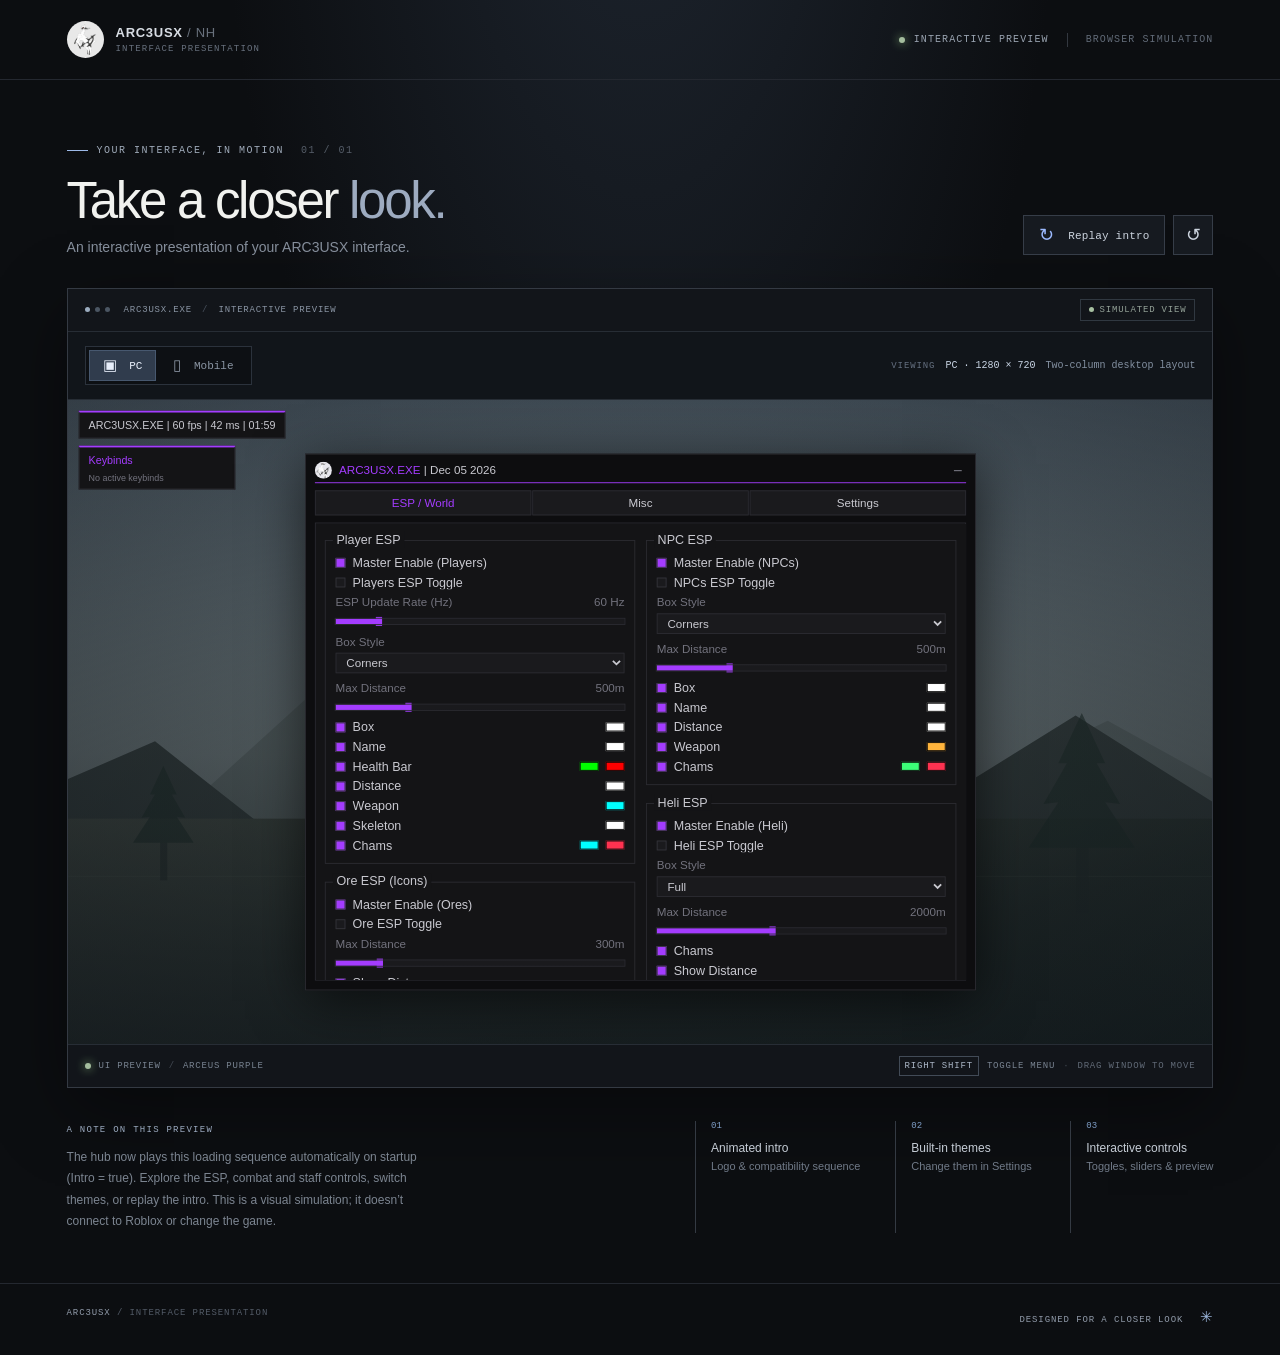
<file: preview/index.html>
<!doctype html>
<html lang="en">
<head>
  <meta charset="UTF-8">
  <meta name="viewport" content="width=device-width, initial-scale=1.0">
  <title>ARC3USX — Interactive UI preview</title>
  <link rel="stylesheet" href="style.css">
</head>
<body>
  <div class="app-shell">
    <header class="topbar">
      <div class="brand"><div class="brand-mark"><img src="assets/logo.png" alt=""></div><div><span class="brand-name">ARC3USX<span class="brand-dim"> / NH</span></span><span class="brand-sub">INTERFACE PRESENTATION</span></div></div>
      <div class="top-right"><span class="live-dot"></span><span>INTERACTIVE PREVIEW</span><span class="top-divider"></span><span class="desktop-label">BROWSER SIMULATION</span></div>
    </header>

    <main>
      <section class="heading">
        <div><div class="eyebrow"><span class="eyebrow-line"></span> YOUR INTERFACE, IN MOTION <span class="index">01 / 01</span></div><h1>Take a closer <span>look.</span></h1><p>An interactive presentation of your ARC3USX interface.</p></div>
        <div class="heading-actions"><button id="replay" class="outline-button"><span class="replay-icon">↻</span> Replay intro</button><button id="reset" class="icon-button" title="Reset preview" aria-label="Reset preview">↺</button></div>
      </section>

      <section class="showcase" aria-label="Interactive visual simulation">
        <div class="showcase-top"><div class="window-dots"><i></i><i></i><i></i></div><span>ARC3USX.EXE <span class="slash">/</span> INTERACTIVE PREVIEW</span><div class="showcase-badge"><span></span> SIMULATED VIEW</div></div>
        <div class="device-toolbar" aria-label="Choose device preview">
          <div class="device-switch" role="group" aria-label="Device">
            <button class="device-choice active" data-device="pc" aria-pressed="true"><span aria-hidden="true">▣</span> PC</button>
            <button class="device-choice" data-device="landscape" aria-pressed="false"><span aria-hidden="true">▯</span> Mobile</button>
          </div>
          <div class="device-detail"><span class="device-detail-label">VIEWING</span><strong id="device-label">PC · 1280 × 720</strong><span id="device-description">Two-column desktop layout</span></div>
        </div>
        <div class="stage-area" id="stage-area"><div class="device-shell" id="device-shell"><div class="stage" id="stage">
          <div class="landscape" aria-hidden="true"><div class="sky"></div><div class="mountain mountain-back"></div><div class="mountain mountain-mid"></div><div class="ground"></div><div class="horizon"></div><div class="tree tree-one"></div><div class="tree tree-two"></div><div class="tree tree-three"></div><div class="vignette"></div><div class="crosshair"><i></i><b></b></div></div>
          <div id="hud" class="hud"><div id="watermark" class="hud-box">ARC3USX.EXE | 60 fps | 42 ms | <span id="hud-time">12:00</span></div><div id="keybinds" class="hud-box keys"><b>Keybinds</b><span>No active keybinds</span></div></div>
          <div id="menu-wrap" class="menu-wrap">
            <div id="menu" class="menu">
              <div class="menu-titlebar" id="drag-handle"><img src="assets/logo.png" alt="ARC3USX logo"><div><b>ARC3USX.EXE</b> <span>|</span> <span id="menu-date"></span></div><button id="close-menu" aria-label="Hide menu" title="Hide menu">−</button></div>
              <div class="accent-rule"></div>
              <nav class="tabs" id="tabs" aria-label="UI tabs"></nav>
              <div class="menu-body" id="menu-body"></div>
            </div>
          </div>
          <button id="floating" class="floating" aria-label="Toggle menu" title="Toggle menu"><img src="assets/logo.png" alt=""></button>
          <div id="intro" class="intro" aria-label="Simulated loading sequence" hidden>
            <div id="terminal" class="terminal"></div>
            <div id="intro-checks" class="intro-checks"><div class="intro-title">ARC3USX.EXE</div><div class="intro-sub">32-bit compatibility check</div><div class="check-list" id="check-list"></div><div class="intro-bar"><i id="intro-progress"></i></div><div class="intro-status" id="intro-status">Starting up...</div></div>
            <div id="intro-reveal" class="intro-reveal" hidden><div class="hero-logo"><img src="assets/logo.png" alt="ARC3USX logo"><i class="eye-glow"></i></div><div class="access-box"><strong>ACCESS GRANTED</strong><small>COMPATIBILITY VERIFIED</small></div></div>
            <button id="skip-intro" class="skip-intro">Skip intro <span>→</span></button>
          </div>
        </div></div></div>
        <div class="showcase-bottom"><div><span class="bottom-dot"></span> UI PREVIEW <span class="bottom-separator">/</span> <span id="current-theme">ARCEUS PURPLE</span></div><div id="device-hint"><kbd>RIGHT SHIFT</kbd> TOGGLE MENU <span class="bottom-separator">·</span> <span class="desktop-label">DRAG WINDOW TO MOVE</span></div></div>
      </section>

      <section class="below"><div class="below-copy"><span class="tiny-label">A NOTE ON THIS PREVIEW</span><p>The hub now plays this loading sequence automatically on startup (Intro = true). Explore the ESP, combat and staff controls, switch themes, or replay the intro. This is a visual simulation; it doesn’t connect to Roblox or change the game.</p></div><div class="feature-list"><div><span>01</span><b>Animated intro</b><small>Logo & compatibility sequence</small></div><div><span>02</span><b>Built-in themes</b><small>Change them in Settings</small></div><div><span>03</span><b>Interactive controls</b><small>Toggles, sliders & preview</small></div></div></section>
    </main>
    <footer><span>ARC3USX <span class="footer-muted">/ INTERFACE PRESENTATION</span></span><span>DESIGNED FOR A CLOSER LOOK <span class="footer-star">✳</span></span></footer>
  </div>
  <script src="app.js"></script>
</body>
</html>
</file>
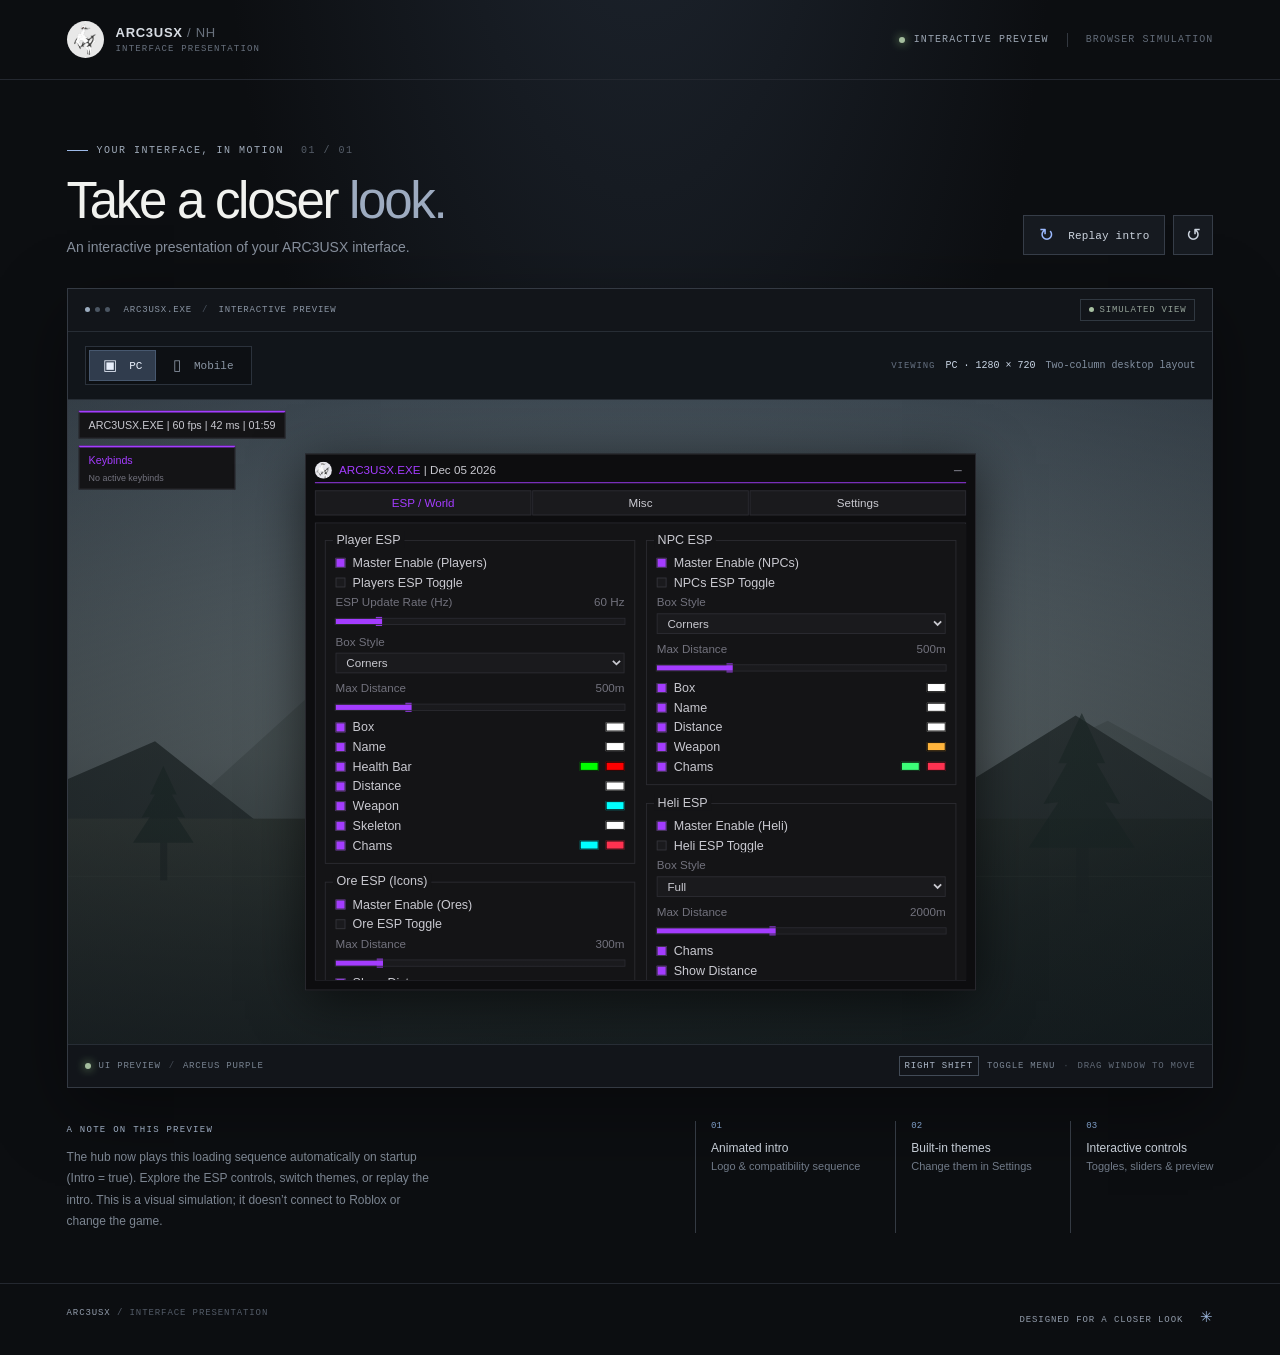
<file: ARC3USX-UI-Preview.html>
<!doctype html>
<html lang="en">
<head>
  <meta charset="UTF-8">
  <meta name="viewport" content="width=device-width, initial-scale=1.0">
  <title>ARC3USX — Interactive UI preview</title>
  <style>
:root{color-scheme:dark;--ink:#d8dde4;--muted:#777f8d;--line:#282c34;--page:#0c0e11;--accent:#98bcff;--ui-bg:#101114;--ui-panel:#141519;--ui-item:#1c1d23;--ui-line:#24262d;--ui-border:#343740;--ui-text:#b4b4b4;--ui-mute:#646464;--ui-font:'Courier New',monospace}*{box-sizing:border-box}html,body{margin:0;min-height:100%;background:var(--page);color:var(--ink);font-family:'DM Sans',Arial,sans-serif}body{background:radial-gradient(ellipse at 50% -30%,#202833 0,transparent 48%),#0c0e11}button,select,input{font:inherit}button{cursor:pointer}button:focus-visible,select:focus-visible,input:focus-visible{outline:2px solid var(--accent);outline-offset:3px}.app-shell{max-width:1600px;margin:auto}.topbar{height:80px;border-bottom:1px solid #242830;display:flex;align-items:center;justify-content:space-between;padding:0 5.2%}.brand{display:flex;align-items:center;gap:12px}.brand-mark{width:37px;height:37px;background:#e8e8e8;border-radius:50%;display:grid;place-items:center;overflow:hidden}.brand-mark img{width:23px;height:31px;object-fit:contain}.brand-name{display:block;font-size:13px;font-weight:700;letter-spacing:.055em}.brand-dim{color:#69717d;font-weight:400}.brand-sub{display:block;font:9px 'DM Mono',monospace;letter-spacing:.13em;color:#68717e;margin-top:4px}.top-right{display:flex;align-items:center;gap:9px;font:10px 'DM Mono',monospace;letter-spacing:.11em;color:#9aa4b1}.live-dot,.bottom-dot{width:6px;height:6px;background:#a4bd9e;border-radius:50%;box-shadow:0 0 10px #91c485}.top-divider{width:1px;height:14px;background:#333840;margin:0 9px}.desktop-label{color:#616a77}main{max-width:1370px;margin:0 auto;padding:0 5.2%}.heading{display:flex;justify-content:space-between;align-items:end;padding:65px 0 33px;gap:25px}.eyebrow{display:flex;align-items:center;gap:9px;color:#9faab9;font:10px 'DM Mono',monospace;letter-spacing:.15em}.eyebrow-line{width:21px;height:1px;background:#9db9e8}.index{color:#555d68;margin-left:8px}.heading h1{font-size:clamp(32px,4vw,51px);line-height:1.05;letter-spacing:-.045em;margin:18px 0 11px;font-weight:500;color:#f1f2ef}.heading h1 span{color:#9dabc0}.heading p{margin:0;color:#858e9b;font-size:14px}.heading-actions{display:flex;gap:8px}.outline-button,.icon-button{height:40px;background:#161a20;border:1px solid #363d48;color:#cdd5df;font:11px 'DM Mono',monospace;letter-spacing:.015em}.outline-button{padding:0 15px}.outline-button:hover,.icon-button:hover{background:#222a34;border-color:#6d7e95}.replay-icon{font-size:18px;vertical-align:-2px;color:#9cbaff;margin-right:7px}.icon-button{width:40px;font-size:18px}.showcase{border:1px solid #343a43;background:#12151a;box-shadow:0 22px 70px #0006}.showcase-top,.showcase-bottom{height:43px;display:flex;align-items:center;padding:0 17px;gap:14px;font:9px 'DM Mono',monospace;letter-spacing:.09em;color:#8a95a4}.showcase-top{border-bottom:1px solid #272d35}.window-dots{display:flex;gap:5px}.window-dots i{display:block;width:5px;height:5px;border-radius:50%;background:#4b5663}.window-dots i:first-child{background:#9bacbf}.slash{color:#48515d;padding:0 4px}.showcase-badge{margin-left:auto;display:flex;align-items:center;gap:6px;border:1px solid #303841;color:#93a197;padding:5px 8px;font-size:9px}.showcase-badge span{height:5px;width:5px;border-radius:50%;background:#a7c0a1}.stage{position:relative;aspect-ratio:16/9;min-height:440px;max-height:760px;overflow:hidden;background:#222a2f}.landscape,.sky,.vignette{position:absolute;inset:0}.sky{background:linear-gradient(#667681 0%,#96a3a2 55%,#858f88 100%)}.mountain{position:absolute;bottom:25%;width:120%;height:40%;filter:blur(1px)}.mountain-back{left:-10%;background:#66736e;clip-path:polygon(0 95%,9% 61%,15% 80%,27% 22%,35% 59%,43% 39%,50% 68%,62% 26%,73% 65%,84% 37%,100% 84%,100% 100%,0 100%);opacity:.48}.mountain-mid{left:-8%;bottom:19%;background:#454f4a;clip-path:polygon(0 60%,13% 30%,23% 72%,35% 38%,47% 75%,57% 35%,67% 63%,80% 20%,91% 57%,100% 39%,100% 100%,0 100%)}.ground{position:absolute;bottom:0;width:100%;height:35%;background:linear-gradient(165deg,#5b6356,#333e35 65%,#28372e)}.horizon{position:absolute;bottom:26%;width:100%;height:1px;background:#aab2a0;opacity:.15}.tree{position:absolute;width:10px;height:100px;background:#303b34;bottom:24%;opacity:.65}.tree:before{content:'';position:absolute;bottom:35px;left:-38px;width:85px;height:125px;background:#293c31;clip-path:polygon(50% 0,72% 32%,64% 32%,86% 58%,72% 57%,100% 86%,0 86%,28% 57%,14% 58%,36% 32%,28% 32%)}.tree-one{left:8%;transform:scale(.8)}.tree-two{right:11%;bottom:23%;transform:scale(1.4)}.tree-three{right:23%;bottom:27%;transform:scale(.65)}.vignette{background:linear-gradient(#10182144,#0e141aaa),radial-gradient(ellipse at center,transparent 20%,#080b0f66 100%)}.crosshair{position:absolute;left:50%;top:50%;opacity:.4}.crosshair i,.crosshair b{position:absolute;display:block;background:white}.crosshair i{width:13px;height:1px;left:-6px}.crosshair b{height:13px;width:1px;top:-6px}.hud{position:absolute;top:12px;left:12px;z-index:3;font:12px var(--ui-font);color:var(--ui-text)}.hud-box{padding:7px 10px;background:var(--ui-panel);border:1px solid var(--ui-line);border-top:2px solid var(--accent)}.keys{width:175px;margin-top:8px}.keys b{display:block;color:var(--accent);font-weight:400}.keys span{display:block;color:var(--ui-mute);font-size:10px;margin-top:7px}.menu-wrap{position:absolute;left:50%;top:50%;width:750px;height:600px;transform:translate(-50%,-50%) scale(var(--scale,1));transform-origin:center;z-index:4}.menu{width:100%;height:100%;background:var(--ui-bg);border:1px solid var(--ui-line);box-shadow:0 12px 55px #0009;color:var(--ui-text);padding:4px 10px 10px;font:15px var(--ui-font);transition:background .2s,border-color .2s}.menu-titlebar{height:27px;display:flex;align-items:center;gap:8px;cursor:move;user-select:none;font-size:13px}.menu-titlebar img{width:19px;height:19px;border-radius:50%;background:#e8e8ee;object-fit:contain}.menu-titlebar b{color:var(--accent);font-weight:400}.menu-titlebar span{color:var(--ui-text)}.menu-titlebar button{margin-left:auto;border:0;background:transparent;color:var(--ui-mute);font-size:18px;line-height:1;padding:0 4px}.accent-rule{height:1px;background:var(--accent);margin-bottom:8px}.tabs{display:flex;height:28px;gap:1px}.tab{flex:1;background:var(--ui-item);border:1px solid var(--ui-line);color:var(--ui-text);font:13px var(--ui-font)}.tab.selected{color:var(--accent)}.tab:hover{filter:brightness(1.2)}.menu-body{margin-top:8px;height:calc(100% - 72px);background:var(--ui-panel);border:1px solid var(--ui-line);padding:18px 10px 12px;overflow-y:auto;scrollbar-color:var(--accent) transparent;scrollbar-width:thin}.columns{display:grid;grid-template-columns:1fr 1fr;gap:12px}.column{display:flex;flex-direction:column;gap:20px}.group{border:1px solid var(--ui-line);padding:13px 11px 9px;position:relative}.group-title{position:absolute;top:-10px;left:8px;background:var(--ui-panel);padding:0 4px;line-height:17px;white-space:nowrap;font-size:14px}.row{min-height:22px;display:flex;align-items:center;gap:8px;font-size:14px}.toggle{width:11px;height:11px;flex:none;border:1px solid var(--ui-border);background:var(--ui-item);padding:0}.toggle.on{background:var(--accent);border-color:var(--ui-border)}.row-label{flex:1;white-space:nowrap;overflow:hidden;text-overflow:ellipsis;cursor:pointer}.swatch{width:21px;height:10px;border:1px solid #080808;flex:none;padding:0;cursor:pointer}.swatch input{opacity:0;width:100%;height:100%;display:block;cursor:pointer;padding:0;border:0}.select-row,.slider-row{padding:4px 0 5px}.control-heading{display:flex;justify-content:space-between;color:var(--ui-mute);font-size:13px;margin-bottom:5px}.select-row select{width:100%;height:23px;border:1px solid var(--ui-line);background:var(--ui-item);color:var(--ui-text);font:13px var(--ui-font);padding:2px 7px}.slider-row input{display:block;width:100%;height:6px;appearance:none;background:linear-gradient(to right,var(--accent) 0 var(--pct,30%),var(--ui-item) var(--pct,30%) 100%);outline:1px solid var(--ui-line);margin:6px 0 3px}.slider-row input::-webkit-slider-thumb{appearance:none;width:7px;height:10px;background:var(--accent);cursor:pointer}.ui-button{background:var(--ui-item);border:1px solid var(--ui-line);color:var(--ui-text);height:24px;margin:3px 0;width:100%;font:13px var(--ui-font)}.ui-button:hover{filter:brightness(1.3)}.label-text{font-size:13px;color:var(--ui-mute);line-height:1.4;margin:5px 0}.preview-stage{position:relative;background:linear-gradient(#101114,#090a0d);border:1px solid var(--ui-line);height:280px;overflow:hidden}.figure{position:absolute;top:74px;left:50%;width:60px;height:130px;transform:translateX(-50%);animation:sway 3s ease-in-out infinite}.figure .part{position:absolute;background:#5b5d68;border-radius:3px}.figure.chams .part{background:#00b4b9a6;outline:1px solid #ff3250}.part.head{width:20px;height:20px;border-radius:50%;left:20px}.part.torso{left:16px;top:24px;width:28px;height:44px}.part.arm1,.part.arm2{top:24px;width:10px;height:42px}.part.arm1{left:4px}.part.arm2{left:46px}.part.leg1,.part.leg2{top:70px;width:13px;height:56px}.part.leg1{left:16px}.part.leg2{left:31px}.figure-label{position:absolute;left:50%;transform:translateX(-50%);font:700 13px Arial,sans-serif;color:white;text-shadow:0 1px 2px black;white-space:nowrap}.figure-label.name{top:-27px}.figure-label.distance{top:142px}.figure-label.weapon{top:158px}.esp-frame{position:absolute;left:-8px;top:-8px;width:76px;height:146px;border:1px solid #fff}.esp-frame.corners{border:0;background:linear-gradient(currentColor,currentColor) left top/14px 2px no-repeat,linear-gradient(currentColor,currentColor) left top/2px 14px no-repeat,linear-gradient(currentColor,currentColor) right top/14px 2px no-repeat,linear-gradient(currentColor,currentColor) right top/2px 14px no-repeat,linear-gradient(currentColor,currentColor) left bottom/14px 2px no-repeat,linear-gradient(currentColor,currentColor) left bottom/2px 14px no-repeat,linear-gradient(currentColor,currentColor) right bottom/14px 2px no-repeat,linear-gradient(currentColor,currentColor) right bottom/2px 14px no-repeat}.health{position:absolute;left:-15px;top:-8px;height:146px;width:4px;background:#030303}.health i{position:absolute;bottom:1px;left:1px;right:1px;height:78%;background:#5bfb69}.skeleton{position:absolute;inset:0;width:60px;height:130px;z-index:2;pointer-events:none}.floating{display:none;position:absolute;right:15px;bottom:15px;z-index:4;border:1px solid var(--accent);border-radius:50%;background:#e8e8ee;width:44px;height:44px}.floating img{width:25px;height:34px;object-fit:contain}.showcase-bottom{justify-content:space-between;border-top:1px solid #272d35;color:#798492}.showcase-bottom>div{display:flex;align-items:center;gap:8px}.bottom-separator{color:#434a54}.showcase-bottom kbd{font:9px 'DM Mono',monospace;border:1px solid #424b57;padding:4px 5px;color:#acb8c8}.below{display:flex;justify-content:space-between;gap:60px;padding:30px 0 50px}.below-copy{max-width:370px}.tiny-label{font:9px 'DM Mono',monospace;color:#9cabc0;letter-spacing:.14em}.below-copy p{color:#7c8591;font-size:12px;line-height:1.8;margin:11px 0 0}.feature-list{display:flex;gap:35px;padding-top:3px}.feature-list div{min-width:140px;border-left:1px solid #343a43;padding-left:15px}.feature-list span,.feature-list b,.feature-list small{display:block}.feature-list span{font:9px 'DM Mono',monospace;color:#7e9dc5;margin-bottom:10px}.feature-list b{font-size:12px;font-weight:500;color:#c6cdd6}.feature-list small{font-size:11px;color:#707a88;margin-top:5px}footer{border-top:1px solid #242830;padding:24px 5.2% 29px;display:flex;justify-content:space-between;color:#929cab;font:9px 'DM Mono',monospace;letter-spacing:.1em}.footer-muted{color:#535b67}.footer-star{color:#9ab5db;font-size:15px;margin-left:10px}.intro{position:absolute;inset:0;background:#09090b;z-index:8;overflow:hidden;font-family:'Courier New',monospace}.intro[hidden]{display:none}.terminal{position:absolute;inset:10px 12px;color:#2fae63;opacity:.35;font:11px/1.35 'Courier New',monospace;white-space:pre-wrap;overflow:hidden;display:flex;align-items:flex-end}.intro-checks{position:absolute;left:50%;top:50%;width:min(360px,80%);transform:translate(-50%,-50%);text-align:center}.intro-title{font:700 27px Arial;color:#ececf1}.intro-sub{color:#73737e;font:12px Arial;margin-top:5px}.check-list{text-align:left;height:186px;margin-top:10px;padding:10px;background:#0d0d0fe0;border:1px solid #29292e;font:11px/1.65 'Courier New',monospace;color:#b6b6be}.check-line{display:flex;justify-content:space-between}.check-line span:last-child{color:#4cd37b}.intro-bar{height:5px;background:#25252c;margin-top:12px}.intro-bar i{display:block;background:#a43cff;height:100%;width:0;transition:width .25s}.intro-status{color:#aaaab4;font:12px Arial;margin-top:10px}.intro-reveal{position:absolute;inset:0;display:flex;flex-direction:column;align-items:center;justify-content:center;gap:14px}.intro-reveal[hidden]{display:none}.hero-logo{position:relative;height:min(40vh,270px);animation:hero-in .7s ease-out}.hero-logo img{height:100%;width:auto}.eye-glow{position:absolute;background:#ff3939;border-radius:50%;width:7%;aspect-ratio:1;left:50%;top:36%;filter:blur(4px);box-shadow:0 0 20px 7px #f22;animation:pulse .7s ease-in-out infinite alternate}.access-box{text-align:center;border:2px solid #4cd37b;width:min(420px,80%);height:82px;background:#09090b;padding:11px;animation:pop .5s ease-out}.access-box strong{display:block;color:#6dffa5;font:700 31px Arial}.access-box small{display:block;font:11px 'Courier New',monospace;color:#6ba37c;margin-top:6px}.intro.smash .hero-logo{animation:smash .8s ease-in forwards}.intro.smash .access-box{animation:cut .7s ease-in forwards}.skip-intro{position:absolute;bottom:18px;right:20px;background:transparent;color:#88919d;border:1px solid #343a43;padding:8px 10px;font:10px 'DM Mono',monospace;z-index:3}.skip-intro span{margin-left:12px;color:#adbcce}@keyframes pulse{to{opacity:.4}}@keyframes hero-in{from{transform:translateY(-40px);opacity:0}to{transform:translateY(0);opacity:1}}@keyframes pop{from{transform:scale(1.3);opacity:0}to{transform:scale(1);opacity:1}}@keyframes cut{to{transform:translateY(30px) rotate(-8deg);opacity:0}}@keyframes smash{to{transform:translate(-110px,-180px) scale(.06);opacity:0}}@keyframes sway{0%,100%{transform:translateX(-50%) rotate(-1deg)}50%{transform:translateX(-50%) rotate(1deg)}}@media(max-width:800px){.topbar{height:65px}.heading{padding-top:42px}.stage{min-height:380px;aspect-ratio:4/3}.below{flex-direction:column;gap:25px}.feature-list{gap:15px;flex-wrap:wrap}.top-right .desktop-label,.showcase-bottom .desktop-label{display:none}.menu-wrap{transform:translate(-50%,-50%) scale(var(--scale,1))}.heading-actions{align-self:end}.brand-sub{font-size:8px}}@media(max-width:500px){main{padding:0 4%}.topbar{padding:0 4%}.heading{align-items:flex-start;flex-direction:column;gap:18px}.heading-actions{align-self:start}.heading h1{font-size:34px}.stage{min-height:330px;aspect-ratio:1/1}.showcase-top,.showcase-bottom{font-size:8px;padding:0 10px;gap:8px}.showcase-badge{font-size:8px}.hud{transform:scale(.65);transform-origin:top left}.feature-list div{min-width:125px}.below{padding-bottom:35px}footer{font-size:8px}.access-box strong{font-size:24px}}

.menu-wrap.compact .columns{grid-template-columns:1fr;gap:20px}.menu-wrap.compact .row{min-height:34px}.menu-wrap.compact .swatch{width:30px;height:26px}.menu-wrap.compact .ui-button{height:34px}.menu-wrap.compact .select-row select{height:32px}.menu-wrap.compact .slider-row{padding-bottom:12px}.menu-wrap.compact .slider-row input{height:16px}.menu-wrap.compact .tab{font-size:12px}
.menu-wrap.compact .tab[data-tab="ESP / World"],.menu-wrap.compact .tab[data-tab="Settings"]{font-size:0}.menu-wrap.compact .tab[data-tab="ESP / World"]:after{content:'ESP';font-size:12px}.menu-wrap.compact .tab[data-tab="Settings"]:after{content:'Config';font-size:12px}
/* Device selector and fixed logical viewports: the screen is scaled, not the UI layout. */
.device-toolbar{display:flex;align-items:center;gap:10px;padding:14px 17px;border-bottom:1px solid #272d35;background:#11151a}
.device-switch{display:flex;padding:3px;background:#0d1014;border:1px solid #2b323c;gap:3px}
.device-choice,.rotate-device{border:0;background:transparent;color:#8b96a4;height:31px;padding:0 14px;font:11px 'DM Mono',monospace;white-space:nowrap}
.device-choice span,.rotate-device span{font-size:15px;vertical-align:-1px;margin-right:6px}
.device-choice:hover,.rotate-device:not(:disabled):hover{color:#e7edf7;background:#252d37}
.device-choice.active{color:#e8effb;background:#303c4d;box-shadow:inset 0 0 0 1px #47586f}
.rotate-device{border:1px solid #343d48;background:#171c23}.rotate-device:disabled{opacity:.35;cursor:not-allowed}
.device-detail{margin-left:auto;text-align:right;display:flex;align-items:baseline;gap:10px;color:#8491a2;font:10px 'DM Mono',monospace}
.device-detail strong{font-weight:500;color:#c9d5e5}.device-detail-label{font-size:9px;letter-spacing:.1em;color:#657080}
.stage-area{display:flex;justify-content:center;align-items:center;background:#171b21;min-height:200px;overflow:hidden}
.stage-area.mobile{padding:24px 20px;background:radial-gradient(ellipse at 50% 35%,#29313c 0,#171b21 70%)}
.device-shell{position:relative;flex:none;overflow:hidden;box-shadow:0 14px 40px #0005}
.stage-area.mobile .device-shell{border:6px solid #282e38;border-radius:19px;box-shadow:0 20px 55px #0009,0 0 0 1px #424a56}
.stage{position:absolute;inset:0 auto auto 0;min-height:0;max-height:none;aspect-ratio:auto;transform-origin:top left}
.menu-wrap.touch .row{min-height:34px}.menu-wrap.touch .swatch{width:30px;height:26px}.menu-wrap.touch .ui-button{height:34px}.menu-wrap.touch .select-row select{height:32px}.menu-wrap.touch .slider-row{padding-bottom:12px}.menu-wrap.touch .slider-row input{height:16px}.menu-wrap.touch .menu-titlebar{height:34px}.menu-wrap.touch .tabs{height:34px}.menu-wrap.touch .menu-body{height:calc(100% - 85px)}
@media(max-width:650px){.device-toolbar{flex-wrap:wrap;padding:10px}.device-detail{width:100%;margin:2px 0 0;text-align:left;gap:8px}.device-detail span:last-child{display:none}.stage-area.mobile{padding:18px 8px}.showcase-top .showcase-badge{font-size:8px}.showcase-top{gap:8px}}
/* Touch controls match the in-game landscape layout. */
.slider-controls{display:flex;align-items:center;gap:5px}.slider-controls input{flex:1;min-width:0}.slider-step{display:none}
.menu-wrap.touch .slider-step{display:block;width:25px;height:24px;flex:none;border:1px solid var(--ui-line);background:var(--ui-panel);color:var(--ui-text);font:15px var(--ui-font)}
.menu-wrap.touch .slider-row input::-webkit-slider-thumb{width:7px;height:22px}
.stage-area.mobile .floating{width:52px;height:52px;right:8px;top:calc(50% - 26px);bottom:auto;touch-action:none}

</style>
</head>
<body>
  <div class="app-shell">
    <header class="topbar">
      <div class="brand"><div class="brand-mark"><img src="[data-uri]" alt=""></div><div><span class="brand-name">ARC3USX<span class="brand-dim"> / NH</span></span><span class="brand-sub">INTERFACE PRESENTATION</span></div></div>
      <div class="top-right"><span class="live-dot"></span><span>INTERACTIVE PREVIEW</span><span class="top-divider"></span><span class="desktop-label">BROWSER SIMULATION</span></div>
    </header>

    <main>
      <section class="heading">
        <div><div class="eyebrow"><span class="eyebrow-line"></span> YOUR INTERFACE, IN MOTION <span class="index">01 / 01</span></div><h1>Take a closer <span>look.</span></h1><p>An interactive presentation of your ARC3USX interface.</p></div>
        <div class="heading-actions"><button id="replay" class="outline-button"><span class="replay-icon">↻</span> Replay intro</button><button id="reset" class="icon-button" title="Reset preview" aria-label="Reset preview">↺</button></div>
      </section>

      <section class="showcase" aria-label="Interactive visual simulation">
        <div class="showcase-top"><div class="window-dots"><i></i><i></i><i></i></div><span>ARC3USX.EXE <span class="slash">/</span> INTERACTIVE PREVIEW</span><div class="showcase-badge"><span></span> SIMULATED VIEW</div></div>
        <div class="device-toolbar" aria-label="Choose device preview">
          <div class="device-switch" role="group" aria-label="Device">
            <button class="device-choice active" data-device="pc" aria-pressed="true"><span aria-hidden="true">▣</span> PC</button>
            <button class="device-choice" data-device="landscape" aria-pressed="false"><span aria-hidden="true">▯</span> Mobile</button>
          </div>
          <div class="device-detail"><span class="device-detail-label">VIEWING</span><strong id="device-label">PC · 1280 × 720</strong><span id="device-description">Two-column desktop layout</span></div>
        </div>
        <div class="stage-area" id="stage-area"><div class="device-shell" id="device-shell"><div class="stage" id="stage">
          <div class="landscape" aria-hidden="true"><div class="sky"></div><div class="mountain mountain-back"></div><div class="mountain mountain-mid"></div><div class="ground"></div><div class="horizon"></div><div class="tree tree-one"></div><div class="tree tree-two"></div><div class="tree tree-three"></div><div class="vignette"></div><div class="crosshair"><i></i><b></b></div></div>
          <div id="hud" class="hud"><div id="watermark" class="hud-box">ARC3USX.EXE | 60 fps | 42 ms | <span id="hud-time">12:00</span></div><div id="keybinds" class="hud-box keys"><b>Keybinds</b><span>No active keybinds</span></div></div>
          <div id="menu-wrap" class="menu-wrap">
            <div id="menu" class="menu">
              <div class="menu-titlebar" id="drag-handle"><img src="[data-uri]" alt="ARC3USX logo"><div><b>ARC3USX.EXE</b> <span>|</span> <span id="menu-date"></span></div><button id="close-menu" aria-label="Hide menu" title="Hide menu">−</button></div>
              <div class="accent-rule"></div>
              <nav class="tabs" id="tabs" aria-label="UI tabs"></nav>
              <div class="menu-body" id="menu-body"></div>
            </div>
          </div>
          <button id="floating" class="floating" aria-label="Toggle menu" title="Toggle menu"><img src="[data-uri]" alt=""></button>
          <div id="intro" class="intro" aria-label="Simulated loading sequence" hidden>
            <div id="terminal" class="terminal"></div>
            <div id="intro-checks" class="intro-checks"><div class="intro-title">ARC3USX.EXE</div><div class="intro-sub">32-bit compatibility check</div><div class="check-list" id="check-list"></div><div class="intro-bar"><i id="intro-progress"></i></div><div class="intro-status" id="intro-status">Starting up...</div></div>
            <div id="intro-reveal" class="intro-reveal" hidden><div class="hero-logo"><img src="[data-uri]" alt="ARC3USX logo"><i class="eye-glow"></i></div><div class="access-box"><strong>ACCESS GRANTED</strong><small>COMPATIBILITY VERIFIED</small></div></div>
            <button id="skip-intro" class="skip-intro">Skip intro <span>→</span></button>
          </div>
        </div></div></div>
        <div class="showcase-bottom"><div><span class="bottom-dot"></span> UI PREVIEW <span class="bottom-separator">/</span> <span id="current-theme">ARCEUS PURPLE</span></div><div id="device-hint"><kbd>RIGHT SHIFT</kbd> TOGGLE MENU <span class="bottom-separator">·</span> <span class="desktop-label">DRAG WINDOW TO MOVE</span></div></div>
      </section>

      <section class="below"><div class="below-copy"><span class="tiny-label">A NOTE ON THIS PREVIEW</span><p>The hub now plays this loading sequence automatically on startup (Intro = true). Explore the ESP controls, switch themes, or replay the intro. This is a visual simulation; it doesn’t connect to Roblox or change the game.</p></div><div class="feature-list"><div><span>01</span><b>Animated intro</b><small>Logo & compatibility sequence</small></div><div><span>02</span><b>Built-in themes</b><small>Change them in Settings</small></div><div><span>03</span><b>Interactive controls</b><small>Toggles, sliders & preview</small></div></div></section>
    </main>
    <footer><span>ARC3USX <span class="footer-muted">/ INTERFACE PRESENTATION</span></span><span>DESIGNED FOR A CLOSER LOOK <span class="footer-star">✳</span></span></footer>
  </div>
  <script>
(() => {
  const $ = (selector, root = document) => root.querySelector(selector);
  const tabs = ['ESP / World', 'Misc', 'Settings'];
  const mixes = {
    'NH Classic': { accent:'#98bcff', bg:'#101114', panel:'#141519', item:'#1c1d23', line:'#24262d', border:'#343740', text:'#b4b4b4', mute:'#646464', font:"'Courier New',monospace", watermark:true, keys:true },
    'Arceus Purple': { accent:'#a43cff', bg:'#0d0d0f', panel:'#141416', item:'#1a1a1d', line:'#2b2b31', border:'#34343a', text:'#c9c9d0', mute:'#72727d', font:'Arial,sans-serif', watermark:true, keys:true },
    'Blood Eye': { accent:'#ff3232', bg:'#0e0a0b', panel:'#140e0f', item:'#1c1416', line:'#302225', border:'#463034', text:'#c8bebe', mute:'#766264', font:'Arial,sans-serif', watermark:true, keys:false },
    'Frost Glass': { accent:'#8cd2ff', bg:'#0c1016', panel:'#11161e', item:'#181f2a', line:'#283446', border:'#3a4a62', text:'#cddceb', mute:'#70829b', font:"'Courier New',monospace", watermark:false, keys:true },
    'Terminal': { accent:'#4cd37b', bg:'#080b09', panel:'#0c110e', item:'#121914', line:'#1e3426', border:'#284834', text:'#96e1af', mute:'#467858', font:"'Courier New',monospace", watermark:true, keys:true },
    'Sakura': {accent:'#ff92b8',bg:'#140c12',panel:'#1c1119',item:'#271721',line:'#422735',border:'#5a3648',text:'#f4dbe6',mute:'#a5748c',font:'Arial,sans-serif',watermark:true,keys:true},
    'Aurora': {accent:'#5be8be',bg:'#081112',panel:'#0b1719',item:'#0f2022',line:'#213b3e',border:'#2d4e52',text:'#cdeee7',mute:'#649792',font:"'Courier New',monospace",watermark:true,keys:true},
    'Obsidian': {accent:'#9da6ff',bg:'#07080b',panel:'#0d0e13',item:'#15161d',line:'#252732',border:'#383a48',text:'#dcdee8',mute:'#757889',font:'Arial,sans-serif',watermark:true,keys:true},
    'Copper': {accent:'#e8925d',bg:'#120c0a',panel:'#1b120f',item:'#261914',line:'#412c22',border:'#533829',text:'#ecdac9',mute:'#9f7f69',font:'Arial,sans-serif',watermark:true,keys:true},
    'Solarized': {accent:'#b58900',bg:'#001e26',panel:'#002b36',item:'#073642',line:'#1e4b56',border:'#305f68',text:'#dce1c9',mute:'#839496',font:"'Courier New',monospace",watermark:true,keys:true},
    'Violet Ice': {accent:'#b4a6ff',bg:'#0d0d16',panel:'#13131f',item:'#1b1c2c',line:'#2d3045',border:'#3e425b',text:'#dee0f4',mute:'#8086a5',font:"'Courier New',monospace",watermark:true,keys:true}
  };
  const T = (label, flag, on = false, colors = []) => ({type:'toggle',label,flag,on,colors});
  const S = (label, flag, options, value) => ({type:'select',label,flag,options,value});
  const R = (label, flag, min, max, value, suffix = '') => ({type:'range',label,flag,min,max,value,suffix});
  const B = (label, action) => ({type:'button',label,action});
  const L = label => ({type:'label',label});
  const group = (title, rows) => ({title,rows});
  const human = prefix => {
    const p = prefix === 'plr', name = p ? 'Players' : 'NPCs';
    const list = [T(`Master Enable (${name})`,`${prefix}_master`,true), T(`${name} ESP Toggle`,`${prefix}_enabled`)];
    if (p) list.push(R('ESP Update Rate (Hz)','player_esp_hz',30,240,60,' Hz'));
    list.push(S('Box Style',`${prefix}_style`,['Corners','Full'],'Corners'), R('Max Distance',`${prefix}_max_dist`,10,2000,500,'m'),
      T('Box',`${prefix}_box`,true,['#ffffff']), T('Name',`${prefix}_name`,true,['#ffffff']));
    if (p) list.push(T('Health Bar','plr_health',true,['#00ff00','#ff0000']));
    list.push(T('Distance',`${prefix}_dist`,true,['#ffffff']), T('Weapon',`${prefix}_weapon`,true,[p?'#00ffff':'#ffb43c']));
    if (p) list.push(T('Skeleton','plr_skel',true,['#ffffff']));
    list.push(T('Chams',`${prefix}_chams`,true,[p?'#00ffff':'#3cff78','#ff3250']));
    return list;
  };
  const layout = {
    'ESP / World': [
      [group('Player ESP',human('plr')),group('Ore ESP (Icons)',[T('Master Enable (Ores)','ore_master',true),T('Ore ESP Toggle','ore_enabled'),R('Max Distance','ore_max_dist',10,2000,300,'m'),T('Show Distance','ore_dist',true),...['Cactus','MetalNode','SulfurNode','Tree','Meteor','StoneNode'].map(x=>T(x,'ore_'+x,true))])],
      [group('NPC ESP',human('npc')),group('Heli ESP',[T('Master Enable (Heli)','heli_master',true),T('Heli ESP Toggle','heli_enabled'),S('Box Style','heli_style',['Corners','Full'],'Full'),R('Max Distance','heli_max_dist',10,5000,2000,'m'),T('Chams','heli_chams',true),T('Show Distance','heli_dist',true)]),group('ESP Preview',[{type:'preview'}])]
    ],
    'Misc': [
      [group('System',[B('Unload Script & Clear Memory','unload')])]
    ],
    'Settings': [
      [group('Configs',[S('Select config','config',['None'],'None'),B('Save config','demo'),B('Load config','demo'),T('Auto Load Selected','__autoload')]),group('Appearance',[S('Theme','theme',Object.keys(mixes),'Arceus Purple'),S('Font','font',['Code','SourceSans','Gotham','RobotoMono'],'Code'),R('UI Scale','scale',.5,1.5,1),R('Window Opacity','opacity',0,1,1)])],
      [group('Other',[B('Replay Intro','intro'),B('Unload Menu','unload'),L('Settings are simulated in this presentation.')])]
    ]
  };

  let state = {}, colors = {}, activeTab = 'ESP / World', currentMix = 'Arceus Purple', introTimers = [], menuShown = true;
  const stage = $('#stage'), menuWrap = $('#menu-wrap'), stageArea = $('#stage-area'), deviceShell = $('#device-shell');
  const devices = {
    pc: {width:1280,height:720,touch:false,label:'PC · 1280 × 720',description:'Two-column desktop layout'},
    portrait: {width:390,height:844,touch:true,label:'MOBILE · PORTRAIT',description:'390 × 844 · Single-column touch layout'},
    landscape: {width:844,height:390,touch:true,label:'MOBILE · LANDSCAPE',description:'844 × 390 · Two-column touch layout'}
  };
  let selectedDevice = 'pc';
  function defaults(){ state={}; colors={}; Object.values(layout).flat(2).forEach(g=>g.rows.forEach(r=>{if(r.flag !== undefined) state[r.flag] = r.type==='toggle'?r.on:r.value; if(r.colors) colors[r.flag]=[...r.colors]})); currentMix='Arceus Purple'; activeTab='ESP / World'; menuShown=true; }
  function esc(s){return String(s).replace(/[&<>"']/g,c=>({'&':'&amp;','<':'&lt;','>':'&gt;','"':'&quot;',"'":'&#39;'}[c]));}
  function row(r){
    if(r.type==='toggle') return `<div class="row"><button class="toggle ${state[r.flag]?'on':''}" data-toggle="${esc(r.flag)}" aria-pressed="${!!state[r.flag]}" aria-label="${esc(r.label)}"></button><span class="row-label" data-toggle="${esc(r.flag)}">${esc(r.label)}</span>${(colors[r.flag]||[]).map((c,i)=>`<label class="swatch" style="background:${esc(c)}" title="Change ${esc(r.label)} color"><input type="color" data-color="${esc(r.flag)}" data-index="${i}" value="${esc(c)}" aria-label="${esc(r.label)} color ${i+1}"></label>`).join('')}</div>`;
    if(r.type==='select') return `<div class="select-row"><div class="control-heading">${esc(r.label)}</div><select data-select="${esc(r.flag)}" aria-label="${esc(r.label)}">${r.options.map(o=>`<option ${o===state[r.flag]?'selected':''}>${esc(o)}</option>`).join('')}</select></div>`;
    if(r.type==='range'){const pct=(state[r.flag]-r.min)/(r.max-r.min)*100;return `<div class="slider-row"><div class="control-heading"><span>${esc(r.label)}</span><span data-value="${esc(r.flag)}">${state[r.flag]}${esc(r.suffix||'')}</span></div><div class="slider-controls"><button class="slider-step" data-step="-1" aria-label="Decrease ${esc(r.label)}">−</button><input type="range" data-range="${esc(r.flag)}" data-suffix="${esc(r.suffix||'')}" min="${r.min}" max="${r.max}" step="${r.max<=1?'.001':'1'}" value="${state[r.flag]}" style="--pct:${pct}%" aria-label="${esc(r.label)}"><button class="slider-step" data-step="1" aria-label="Increase ${esc(r.label)}">+</button></div></div>`;}
    if(r.type==='button') return `<button class="ui-button" data-action="${esc(r.action)}">${esc(r.label)}</button>`;
    if(r.type==='label') return `<p class="label-text">${esc(r.label)}</p>`;
    if(r.type==='preview') return `<div class="preview-stage"><div class="figure"><div class="part head"></div><div class="part torso"></div><div class="part arm1"></div><div class="part arm2"></div><div class="part leg1"></div><div class="part leg2"></div><svg class="skeleton" viewBox="0 0 60 130" fill="none" stroke="white" stroke-width="1.5"><path d="M30 10V68 M16 28H44 M16 28L9 64 M44 28L51 64 M30 68L22 98V124 M30 68L38 98V124"/></svg><div class="esp-frame"></div><div class="health"><i></i></div><div class="figure-label name">Target</div><div class="figure-label distance">42m</div><div class="figure-label weapon">Sword</div></div></div>`;
    return '';
  }
  function render(){
    $('#tabs').innerHTML=tabs.map(t=>`<button class="tab ${activeTab===t?'selected':''}" data-tab="${esc(t)}">${esc(t)}</button>`).join('');
    $('#menu-body').innerHTML=`<div class="columns">${layout[activeTab].map(col=>`<div class="column">${col.map(g=>`<section class="group"><div class="group-title">${esc(g.title)}</div>${g.rows.map(row).join('')}</section>`).join('')}</div>`).join('')}</div>`;
    updateFigure();
  }
  function updateFigure(){
    const fig=$('.figure'); if(!fig)return;
    fig.classList.toggle('chams',!!state.plr_chams);
    $('.esp-frame',fig).style.display=state.plr_box?'':'none'; $('.esp-frame',fig).classList.toggle('corners',state.plr_style==='Corners');
    $('.name',fig).style.display=state.plr_name?'':'none'; $('.distance',fig).style.display=state.plr_dist?'':'none'; $('.weapon',fig).style.display=state.plr_weapon?'':'none'; $('.health',fig).style.display=state.plr_health?'':'none'; $('.skeleton',fig).style.display=state.plr_skel?'':'none';
    const partColor=colors.plr_chams?.[0]; if(partColor) fig.style.setProperty('--chams',partColor);
    fig.querySelectorAll('.part').forEach(part=>{part.style.background=state.plr_chams ? partColor+'a6':''; part.style.outlineColor=state.plr_chams?colors.plr_chams[1]:''});
    if(colors.plr_box) { $('.esp-frame',fig).style.borderColor=colors.plr_box[0]; $('.esp-frame',fig).style.color=colors.plr_box[0]; }
    if(colors.plr_name) $('.name',fig).style.color=colors.plr_name[0];
    if(colors.plr_dist) $('.distance',fig).style.color=colors.plr_dist[0];
    if(colors.plr_weapon) $('.weapon',fig).style.color=colors.plr_weapon[0];
    if(colors.plr_skel) $('.skeleton',fig).style.stroke=colors.plr_skel[0];
  }
  function applyMix(name){
    const m=mixes[name]||mixes['NH Classic']; currentMix=name;
    const vars={accent:m.accent,'ui-bg':m.bg,'ui-panel':m.panel,'ui-item':m.item,'ui-line':m.line,'ui-border':m.border,'ui-text':m.text,'ui-mute':m.mute,'ui-font':m.font};
    Object.entries(vars).forEach(([key,value])=>document.documentElement.style.setProperty('--'+key,value));
    state.NH_Mix=name; state.theme=name;state.NH_Watermark=m.watermark;state.NH_KeybindList=m.keys;
    $('#watermark').style.display=m.watermark?'':'none';$('#keybinds').style.display=m.keys?'':'none';$('#current-theme').textContent=name.toUpperCase();
  }
  function showMenu(show){menuShown=show; menuWrap.style.display=show?'':'none'; $('#floating').style.display=(devices[selectedDevice].touch||!show)?'block':'none';}
  function fit(){
    const device=devices[selectedDevice], w=device.width, h=device.height;
    const border=device.touch?6:0;
    const areaWidth=stageArea.clientWidth || w;
    const maxScreenWidth=selectedDevice==='portrait'?300:w;
    const screenWidth=Math.max(1,Math.min(maxScreenWidth,areaWidth-(device.touch?40:0)-border*2));
    const screenScale=screenWidth/w;
    deviceShell.style.width=(screenWidth+border*2)+'px';
    deviceShell.style.height=(h*screenScale+border*2)+'px';
    stage.style.width=w+'px';stage.style.height=h+'px';stage.style.transform=`scale(${screenScale})`;
    const availableX=w-16,availableY=h-16;
    const menuScale=Math.min(1,availableX/280,availableY/180);
    const width=Math.min(750,availableX/menuScale);
    const desiredHeight=device.touch&&h>w?Math.max(600,availableY/menuScale):600;
    const height=Math.min(desiredHeight,availableY/menuScale);
    menuWrap.style.width=width+'px';menuWrap.style.height=height+'px';
    menuWrap.style.setProperty('--scale',menuScale);
    menuWrap.classList.toggle('compact',width<560);
    menuWrap.classList.toggle('touch',device.touch);
  }
  function selectDevice(id){
    selectedDevice=id; const device=devices[id];
    stopIntro();stageArea.classList.toggle('mobile',device.touch);
    document.querySelectorAll('.device-choice').forEach(button=>{
      const active=button.dataset.device===id;
      button.classList.toggle('active',active);button.setAttribute('aria-pressed',String(active));
    });
    $('#device-label').textContent=device.label;$('#device-description').textContent=device.description;
    $('#device-hint').innerHTML=device.touch?'TAP CIRCLE TO TOGGLE <span class="bottom-separator">·</span> DRAG TO MOVE':'<kbd>RIGHT SHIFT</kbd> TOGGLE MENU <span class="bottom-separator">·</span> <span class="desktop-label">DRAG WINDOW TO MOVE</span>';
    menuWrap.style.left='50%';menuWrap.style.top='50%';const fab=$('#floating');fab.style.left='';fab.style.top='';fab.style.right='';fab.style.bottom='';showMenu(true);fit();
  }
  function stopIntro(){introTimers.forEach(clearTimeout);introTimers=[];$('#intro').hidden=true;$('#intro').classList.remove('smash');$('#intro-checks').hidden=false;$('#intro-reveal').hidden=true;}
  function later(fn,ms){introTimers.push(setTimeout(fn,ms));}
  function playIntro(){
    stopIntro();showMenu(true); const overlay=$('#intro'); overlay.hidden=false;
    const device=devices[selectedDevice],orientation=device.width>=device.height?'Landscape':'Portrait';
    const checks=[['Device',device.touch?'Mobile':'Desktop'],['Layout',orientation+(menuWrap.classList.contains('compact')?' / 1 col':' / 2 col')],['Screen size',device.width+'x'+device.height],['Client version','Simulated'],['Game loaded','Simulated'],['Local player','Simulated'],['PlayerGui','Simulated'],['Frame rate','60 FPS'],['Network ping','42 ms'],['Input',device.touch?'Touch':'Keyboard / mouse']];
    $('#check-list').innerHTML='';$('#terminal').textContent='';$('#intro-progress').style.width='0%';$('#intro-status').textContent='Starting up...';
    const terminal=['ARC3USX.EXE boot v1.0.0','init compat scanner ...','resolve sym_4c1 = 0xa5b702','chunk[142] crc 0xe14b09 ok','stack.check 0xf3a728 ok'];
    checks.forEach(([key,val],i)=>later(()=>{ $('#check-list').insertAdjacentHTML('beforeend',`<div class="check-line"><span>${esc(key)}</span><span>${esc(val)} &nbsp; OK</span></div>`); $('#intro-progress').style.width=((i+1)/checks.length*100)+'%';$('#intro-status').textContent='Checking '+key.toLowerCase()+'...';terminal.push('$ check '+key.toLowerCase()+' ...','  [OK] '+val,'alloc 1a8e bytes @ 0x54ac2f');$('#terminal').textContent=terminal.join('\n');},250+i*240));
    later(()=>{$('#intro-status').textContent='Compatible: all checks passed';},2450);
    later(()=>{$('#intro-checks').hidden=true;$('#intro-reveal').hidden=false;$('#terminal').style.opacity='.12';},2900);
    later(()=>overlay.classList.add('smash'),4900);
    later(()=>{stopIntro();$('#terminal').style.opacity='';},5750);
  }
  $('#tabs').addEventListener('click',e=>{const tab=e.target.closest('[data-tab]');if(tab){activeTab=tab.dataset.tab;render();$('#menu-body').scrollTop=0;}});
  $('#menu-body').addEventListener('click',e=>{
    const toggle=e.target.closest('[data-toggle]');if(toggle){const key=toggle.dataset.toggle;state[key]=!state[key];if(key==='NH_Watermark')$('#watermark').style.display=state[key]?'':'none';if(key==='NH_KeybindList')$('#keybinds').style.display=state[key]?'':'none';const button=$(`.toggle[data-toggle="${key}"]`);button.classList.toggle('on',state[key]);button.setAttribute('aria-pressed',state[key]);updateFigure();return;}
    const step=e.target.closest('[data-step]'); if(step){const input=step.parentElement.querySelector('input'); if(step.dataset.step==='1')input.stepUp();else input.stepDown();input.dispatchEvent(new Event('input',{bubbles:true}));return;}
    const action=e.target.closest('[data-action]')?.dataset.action;if(!action)return;
    if(action==='next-mix'){const keys=Object.keys(mixes);applyMix(keys[(keys.indexOf(currentMix)+1)%keys.length]);render();}
    if(action==='intro')playIntro();if(action==='unload')showMenu(false);
  });
  $('#menu-body').addEventListener('input',e=>{const el=e.target;if(el.dataset.range){state[el.dataset.range]=Number(el.value);const pct=(el.value-el.min)/(el.max-el.min)*100;el.style.setProperty('--pct',pct+'%');$(`[data-value="${el.dataset.range}"]`).textContent=el.value+(el.dataset.suffix||'');}if(el.dataset.color){colors[el.dataset.color][Number(el.dataset.index)]=el.value;el.parentElement.style.background=el.value;updateFigure();}});
  $('#menu-body').addEventListener('change',e=>{const key=e.target.dataset.select;if(!key)return;state[key]=e.target.value;if(key==='NH_Mix'||key==='theme'){applyMix(e.target.value);render();}else updateFigure();});
  document.querySelectorAll('.device-choice').forEach(button=>button.addEventListener('click',()=>selectDevice(button.dataset.device)));
  $('#replay').addEventListener('click',playIntro);$('#skip-intro').addEventListener('click',stopIntro);$('#close-menu').addEventListener('click',()=>showMenu(false));$('#floating').addEventListener('click',()=>{if(fabMoved){fabMoved=false;return;} showMenu(!menuShown);});
  $('#reset').addEventListener('click',()=>{stopIntro();defaults();applyMix(currentMix);render();showMenu(true);menuWrap.style.left='50%';menuWrap.style.top='50%';});
  document.addEventListener('keydown',e=>{if(e.code==='ShiftRight'&&!e.repeat&&!['INPUT','SELECT'].includes(document.activeElement.tagName)){e.preventDefault();showMenu(!menuShown);}});
  let drag=null;$('#drag-handle').addEventListener('pointerdown',e=>{if(e.target.closest('button'))return;const rect=menuWrap.getBoundingClientRect(),parent=stage.getBoundingClientRect();drag={dx:e.clientX-(rect.left+rect.width/2),dy:e.clientY-(rect.top+rect.height/2),left:parent.left,top:parent.top,scale:parent.width/devices[selectedDevice].width};e.currentTarget.setPointerCapture(e.pointerId)});$('#drag-handle').addEventListener('pointermove',e=>{if(!drag||!drag.scale)return;menuWrap.style.left=(e.clientX-drag.left-drag.dx)/drag.scale+'px';menuWrap.style.top=(e.clientY-drag.top-drag.dy)/drag.scale+'px'});$('#drag-handle').addEventListener('pointerup',()=>drag=null);$('#drag-handle').addEventListener('pointercancel',()=>drag=null);
  let fabDrag=null, fabMoved=false;
  const fab=$('#floating');
  fab.addEventListener('pointerdown',e=>{if(!devices[selectedDevice].touch)return;const rect=fab.getBoundingClientRect(),parent=stage.getBoundingClientRect();fabMoved=false;fabDrag={x:e.clientX,y:e.clientY,left:rect.left,top:rect.top,scale:parent.width/devices[selectedDevice].width};fab.setPointerCapture(e.pointerId)});
  fab.addEventListener('pointermove',e=>{if(!fabDrag)return;const dx=e.clientX-fabDrag.x,dy=e.clientY-fabDrag.y;if(dx*dx+dy*dy>36)fabMoved=true;if(!fabMoved)return;const parent=stage.getBoundingClientRect(),scale=fabDrag.scale;fab.style.left=Math.max(0,Math.min(devices[selectedDevice].width-52,(fabDrag.left-parent.left+dx)/scale))+'px';fab.style.top=Math.max(0,Math.min(devices[selectedDevice].height-52,(fabDrag.top-parent.top+dy)/scale))+'px';fab.style.right='auto';fab.style.bottom='auto';});
  fab.addEventListener('pointerup',()=>fabDrag=null);fab.addEventListener('pointercancel',()=>{fabDrag=null;fabMoved=false});
  window.addEventListener('resize',fit);
  const now=new Date();$('#menu-date').textContent=now.toLocaleDateString('en-US',{month:'short',day:'2-digit',year:'numeric'}).replace(',','');$('#hud-time').textContent=now.toLocaleTimeString([],{hour:'2-digit',minute:'2-digit',hour12:false});
  defaults();applyMix(currentMix);render();selectDevice('pc');
})();

</script>
</body>
</html>
</file>
<file: preview/style.css>
:root{color-scheme:dark;--ink:#d8dde4;--muted:#777f8d;--line:#282c34;--page:#0c0e11;--accent:#98bcff;--ui-bg:#101114;--ui-panel:#141519;--ui-item:#1c1d23;--ui-line:#24262d;--ui-border:#343740;--ui-text:#b4b4b4;--ui-mute:#646464;--ui-font:'Courier New',monospace}*{box-sizing:border-box}html,body{margin:0;min-height:100%;background:var(--page);color:var(--ink);font-family:'DM Sans',Arial,sans-serif}body{background:radial-gradient(ellipse at 50% -30%,#202833 0,transparent 48%),#0c0e11}button,select,input{font:inherit}button{cursor:pointer}button:focus-visible,select:focus-visible,input:focus-visible{outline:2px solid var(--accent);outline-offset:3px}.app-shell{max-width:1600px;margin:auto}.topbar{height:80px;border-bottom:1px solid #242830;display:flex;align-items:center;justify-content:space-between;padding:0 5.2%}.brand{display:flex;align-items:center;gap:12px}.brand-mark{width:37px;height:37px;background:#e8e8e8;border-radius:50%;display:grid;place-items:center;overflow:hidden}.brand-mark img{width:23px;height:31px;object-fit:contain}.brand-name{display:block;font-size:13px;font-weight:700;letter-spacing:.055em}.brand-dim{color:#69717d;font-weight:400}.brand-sub{display:block;font:9px 'DM Mono',monospace;letter-spacing:.13em;color:#68717e;margin-top:4px}.top-right{display:flex;align-items:center;gap:9px;font:10px 'DM Mono',monospace;letter-spacing:.11em;color:#9aa4b1}.live-dot,.bottom-dot{width:6px;height:6px;background:#a4bd9e;border-radius:50%;box-shadow:0 0 10px #91c485}.top-divider{width:1px;height:14px;background:#333840;margin:0 9px}.desktop-label{color:#616a77}main{max-width:1370px;margin:0 auto;padding:0 5.2%}.heading{display:flex;justify-content:space-between;align-items:end;padding:65px 0 33px;gap:25px}.eyebrow{display:flex;align-items:center;gap:9px;color:#9faab9;font:10px 'DM Mono',monospace;letter-spacing:.15em}.eyebrow-line{width:21px;height:1px;background:#9db9e8}.index{color:#555d68;margin-left:8px}.heading h1{font-size:clamp(32px,4vw,51px);line-height:1.05;letter-spacing:-.045em;margin:18px 0 11px;font-weight:500;color:#f1f2ef}.heading h1 span{color:#9dabc0}.heading p{margin:0;color:#858e9b;font-size:14px}.heading-actions{display:flex;gap:8px}.outline-button,.icon-button{height:40px;background:#161a20;border:1px solid #363d48;color:#cdd5df;font:11px 'DM Mono',monospace;letter-spacing:.015em}.outline-button{padding:0 15px}.outline-button:hover,.icon-button:hover{background:#222a34;border-color:#6d7e95}.replay-icon{font-size:18px;vertical-align:-2px;color:#9cbaff;margin-right:7px}.icon-button{width:40px;font-size:18px}.showcase{border:1px solid #343a43;background:#12151a;box-shadow:0 22px 70px #0006}.showcase-top,.showcase-bottom{height:43px;display:flex;align-items:center;padding:0 17px;gap:14px;font:9px 'DM Mono',monospace;letter-spacing:.09em;color:#8a95a4}.showcase-top{border-bottom:1px solid #272d35}.window-dots{display:flex;gap:5px}.window-dots i{display:block;width:5px;height:5px;border-radius:50%;background:#4b5663}.window-dots i:first-child{background:#9bacbf}.slash{color:#48515d;padding:0 4px}.showcase-badge{margin-left:auto;display:flex;align-items:center;gap:6px;border:1px solid #303841;color:#93a197;padding:5px 8px;font-size:9px}.showcase-badge span{height:5px;width:5px;border-radius:50%;background:#a7c0a1}.stage{position:relative;aspect-ratio:16/9;min-height:440px;max-height:760px;overflow:hidden;background:#222a2f}.landscape,.sky,.vignette{position:absolute;inset:0}.sky{background:linear-gradient(#667681 0%,#96a3a2 55%,#858f88 100%)}.mountain{position:absolute;bottom:25%;width:120%;height:40%;filter:blur(1px)}.mountain-back{left:-10%;background:#66736e;clip-path:polygon(0 95%,9% 61%,15% 80%,27% 22%,35% 59%,43% 39%,50% 68%,62% 26%,73% 65%,84% 37%,100% 84%,100% 100%,0 100%);opacity:.48}.mountain-mid{left:-8%;bottom:19%;background:#454f4a;clip-path:polygon(0 60%,13% 30%,23% 72%,35% 38%,47% 75%,57% 35%,67% 63%,80% 20%,91% 57%,100% 39%,100% 100%,0 100%)}.ground{position:absolute;bottom:0;width:100%;height:35%;background:linear-gradient(165deg,#5b6356,#333e35 65%,#28372e)}.horizon{position:absolute;bottom:26%;width:100%;height:1px;background:#aab2a0;opacity:.15}.tree{position:absolute;width:10px;height:100px;background:#303b34;bottom:24%;opacity:.65}.tree:before{content:'';position:absolute;bottom:35px;left:-38px;width:85px;height:125px;background:#293c31;clip-path:polygon(50% 0,72% 32%,64% 32%,86% 58%,72% 57%,100% 86%,0 86%,28% 57%,14% 58%,36% 32%,28% 32%)}.tree-one{left:8%;transform:scale(.8)}.tree-two{right:11%;bottom:23%;transform:scale(1.4)}.tree-three{right:23%;bottom:27%;transform:scale(.65)}.vignette{background:linear-gradient(#10182144,#0e141aaa),radial-gradient(ellipse at center,transparent 20%,#080b0f66 100%)}.crosshair{position:absolute;left:50%;top:50%;opacity:.4}.crosshair i,.crosshair b{position:absolute;display:block;background:white}.crosshair i{width:13px;height:1px;left:-6px}.crosshair b{height:13px;width:1px;top:-6px}.hud{position:absolute;top:12px;left:12px;z-index:3;font:12px var(--ui-font);color:var(--ui-text)}.hud-box{padding:7px 10px;background:var(--ui-panel);border:1px solid var(--ui-line);border-top:2px solid var(--accent)}.keys{width:175px;margin-top:8px}.keys b{display:block;color:var(--accent);font-weight:400}.keys span{display:block;color:var(--ui-mute);font-size:10px;margin-top:7px}.menu-wrap{position:absolute;left:50%;top:50%;width:750px;height:600px;transform:translate(-50%,-50%) scale(var(--scale,1));transform-origin:center;z-index:4}.menu{width:100%;height:100%;background:var(--ui-bg);border:1px solid var(--ui-line);box-shadow:0 12px 55px #0009;color:var(--ui-text);padding:4px 10px 10px;font:15px var(--ui-font);transition:background .2s,border-color .2s}.menu-titlebar{height:27px;display:flex;align-items:center;gap:8px;cursor:move;user-select:none;font-size:13px}.menu-titlebar img{width:19px;height:19px;border-radius:50%;background:#e8e8ee;object-fit:contain}.menu-titlebar b{color:var(--accent);font-weight:400}.menu-titlebar span{color:var(--ui-text)}.menu-titlebar button{margin-left:auto;border:0;background:transparent;color:var(--ui-mute);font-size:18px;line-height:1;padding:0 4px}.accent-rule{height:1px;background:var(--accent);margin-bottom:8px}.tabs{display:flex;height:28px;gap:1px}.tab{flex:1;background:var(--ui-item);border:1px solid var(--ui-line);color:var(--ui-text);font:13px var(--ui-font)}.tab.selected{color:var(--accent)}.tab:hover{filter:brightness(1.2)}.menu-body{margin-top:8px;height:calc(100% - 72px);background:var(--ui-panel);border:1px solid var(--ui-line);padding:18px 10px 12px;overflow-y:auto;scrollbar-color:var(--accent) transparent;scrollbar-width:thin}.columns{display:grid;grid-template-columns:1fr 1fr;gap:12px}.column{display:flex;flex-direction:column;gap:20px}.group{border:1px solid var(--ui-line);padding:13px 11px 9px;position:relative}.group-title{position:absolute;top:-10px;left:8px;background:var(--ui-panel);padding:0 4px;line-height:17px;white-space:nowrap;font-size:14px}.row{min-height:22px;display:flex;align-items:center;gap:8px;font-size:14px}.toggle{width:11px;height:11px;flex:none;border:1px solid var(--ui-border);background:var(--ui-item);padding:0}.toggle.on{background:var(--accent);border-color:var(--ui-border)}.row-label{flex:1;white-space:nowrap;overflow:hidden;text-overflow:ellipsis;cursor:pointer}.swatch{width:21px;height:10px;border:1px solid #080808;flex:none;padding:0;cursor:pointer}.swatch input{opacity:0;width:100%;height:100%;display:block;cursor:pointer;padding:0;border:0}.select-row,.slider-row{padding:4px 0 5px}.control-heading{display:flex;justify-content:space-between;color:var(--ui-mute);font-size:13px;margin-bottom:5px}.select-row select{width:100%;height:23px;border:1px solid var(--ui-line);background:var(--ui-item);color:var(--ui-text);font:13px var(--ui-font);padding:2px 7px}.slider-row input{display:block;width:100%;height:6px;appearance:none;background:linear-gradient(to right,var(--accent) 0 var(--pct,30%),var(--ui-item) var(--pct,30%) 100%);outline:1px solid var(--ui-line);margin:6px 0 3px}.slider-row input::-webkit-slider-thumb{appearance:none;width:7px;height:10px;background:var(--accent);cursor:pointer}.ui-button{background:var(--ui-item);border:1px solid var(--ui-line);color:var(--ui-text);height:24px;margin:3px 0;width:100%;font:13px var(--ui-font)}.ui-button:hover{filter:brightness(1.3)}.label-text{font-size:13px;color:var(--ui-mute);line-height:1.4;margin:5px 0}.preview-stage{position:relative;background:linear-gradient(#101114,#090a0d);border:1px solid var(--ui-line);height:280px;overflow:hidden}.figure{position:absolute;top:74px;left:50%;width:60px;height:130px;transform:translateX(-50%);animation:sway 3s ease-in-out infinite}.figure .part{position:absolute;background:#5b5d68;border-radius:3px}.figure.chams .part{background:#00b4b9a6;outline:1px solid #ff3250}.part.head{width:20px;height:20px;border-radius:50%;left:20px}.part.torso{left:16px;top:24px;width:28px;height:44px}.part.arm1,.part.arm2{top:24px;width:10px;height:42px}.part.arm1{left:4px}.part.arm2{left:46px}.part.leg1,.part.leg2{top:70px;width:13px;height:56px}.part.leg1{left:16px}.part.leg2{left:31px}.figure-label{position:absolute;left:50%;transform:translateX(-50%);font:700 13px Arial,sans-serif;color:white;text-shadow:0 1px 2px black;white-space:nowrap}.figure-label.name{top:-27px}.figure-label.distance{top:142px}.figure-label.weapon{top:158px}.esp-frame{position:absolute;left:-8px;top:-8px;width:76px;height:146px;border:1px solid #fff}.esp-frame.corners{border:0;background:linear-gradient(currentColor,currentColor) left top/14px 2px no-repeat,linear-gradient(currentColor,currentColor) left top/2px 14px no-repeat,linear-gradient(currentColor,currentColor) right top/14px 2px no-repeat,linear-gradient(currentColor,currentColor) right top/2px 14px no-repeat,linear-gradient(currentColor,currentColor) left bottom/14px 2px no-repeat,linear-gradient(currentColor,currentColor) left bottom/2px 14px no-repeat,linear-gradient(currentColor,currentColor) right bottom/14px 2px no-repeat,linear-gradient(currentColor,currentColor) right bottom/2px 14px no-repeat}.health{position:absolute;left:-15px;top:-8px;height:146px;width:4px;background:#030303}.health i{position:absolute;bottom:1px;left:1px;right:1px;height:78%;background:#5bfb69}.skeleton{position:absolute;inset:0;width:60px;height:130px;z-index:2;pointer-events:none}.floating{display:none;position:absolute;right:15px;bottom:15px;z-index:4;border:1px solid var(--accent);border-radius:50%;background:#e8e8ee;width:44px;height:44px}.floating img{width:25px;height:34px;object-fit:contain}.showcase-bottom{justify-content:space-between;border-top:1px solid #272d35;color:#798492}.showcase-bottom>div{display:flex;align-items:center;gap:8px}.bottom-separator{color:#434a54}.showcase-bottom kbd{font:9px 'DM Mono',monospace;border:1px solid #424b57;padding:4px 5px;color:#acb8c8}.below{display:flex;justify-content:space-between;gap:60px;padding:30px 0 50px}.below-copy{max-width:370px}.tiny-label{font:9px 'DM Mono',monospace;color:#9cabc0;letter-spacing:.14em}.below-copy p{color:#7c8591;font-size:12px;line-height:1.8;margin:11px 0 0}.feature-list{display:flex;gap:35px;padding-top:3px}.feature-list div{min-width:140px;border-left:1px solid #343a43;padding-left:15px}.feature-list span,.feature-list b,.feature-list small{display:block}.feature-list span{font:9px 'DM Mono',monospace;color:#7e9dc5;margin-bottom:10px}.feature-list b{font-size:12px;font-weight:500;color:#c6cdd6}.feature-list small{font-size:11px;color:#707a88;margin-top:5px}footer{border-top:1px solid #242830;padding:24px 5.2% 29px;display:flex;justify-content:space-between;color:#929cab;font:9px 'DM Mono',monospace;letter-spacing:.1em}.footer-muted{color:#535b67}.footer-star{color:#9ab5db;font-size:15px;margin-left:10px}.intro{position:absolute;inset:0;background:#09090b;z-index:8;overflow:hidden;font-family:'Courier New',monospace}.intro[hidden]{display:none}.terminal{position:absolute;inset:10px 12px;color:#2fae63;opacity:.35;font:11px/1.35 'Courier New',monospace;white-space:pre-wrap;overflow:hidden;display:flex;align-items:flex-end}.intro-checks{position:absolute;left:50%;top:50%;width:min(360px,80%);transform:translate(-50%,-50%);text-align:center}.intro-title{font:700 27px Arial;color:#ececf1}.intro-sub{color:#73737e;font:12px Arial;margin-top:5px}.check-list{text-align:left;height:186px;margin-top:10px;padding:10px;background:#0d0d0fe0;border:1px solid #29292e;font:11px/1.65 'Courier New',monospace;color:#b6b6be}.check-line{display:flex;justify-content:space-between}.check-line span:last-child{color:#4cd37b}.intro-bar{height:5px;background:#25252c;margin-top:12px}.intro-bar i{display:block;background:#a43cff;height:100%;width:0;transition:width .25s}.intro-status{color:#aaaab4;font:12px Arial;margin-top:10px}.intro-reveal{position:absolute;inset:0;display:flex;flex-direction:column;align-items:center;justify-content:center;gap:14px}.intro-reveal[hidden]{display:none}.hero-logo{position:relative;height:min(40vh,270px);animation:hero-in .7s ease-out}.hero-logo img{height:100%;width:auto}.eye-glow{position:absolute;background:#ff3939;border-radius:50%;width:7%;aspect-ratio:1;left:50%;top:36%;filter:blur(4px);box-shadow:0 0 20px 7px #f22;animation:pulse .7s ease-in-out infinite alternate}.access-box{text-align:center;border:2px solid #4cd37b;width:min(420px,80%);height:82px;background:#09090b;padding:11px;animation:pop .5s ease-out}.access-box strong{display:block;color:#6dffa5;font:700 31px Arial}.access-box small{display:block;font:11px 'Courier New',monospace;color:#6ba37c;margin-top:6px}.intro.smash .hero-logo{animation:smash .8s ease-in forwards}.intro.smash .access-box{animation:cut .7s ease-in forwards}.skip-intro{position:absolute;bottom:18px;right:20px;background:transparent;color:#88919d;border:1px solid #343a43;padding:8px 10px;font:10px 'DM Mono',monospace;z-index:3}.skip-intro span{margin-left:12px;color:#adbcce}@keyframes pulse{to{opacity:.4}}@keyframes hero-in{from{transform:translateY(-40px);opacity:0}to{transform:translateY(0);opacity:1}}@keyframes pop{from{transform:scale(1.3);opacity:0}to{transform:scale(1);opacity:1}}@keyframes cut{to{transform:translateY(30px) rotate(-8deg);opacity:0}}@keyframes smash{to{transform:translate(-110px,-180px) scale(.06);opacity:0}}@keyframes sway{0%,100%{transform:translateX(-50%) rotate(-1deg)}50%{transform:translateX(-50%) rotate(1deg)}}@media(max-width:800px){.topbar{height:65px}.heading{padding-top:42px}.stage{min-height:380px;aspect-ratio:4/3}.below{flex-direction:column;gap:25px}.feature-list{gap:15px;flex-wrap:wrap}.top-right .desktop-label,.showcase-bottom .desktop-label{display:none}.menu-wrap{transform:translate(-50%,-50%) scale(var(--scale,1))}.heading-actions{align-self:end}.brand-sub{font-size:8px}}@media(max-width:500px){main{padding:0 4%}.topbar{padding:0 4%}.heading{align-items:flex-start;flex-direction:column;gap:18px}.heading-actions{align-self:start}.heading h1{font-size:34px}.stage{min-height:330px;aspect-ratio:1/1}.showcase-top,.showcase-bottom{font-size:8px;padding:0 10px;gap:8px}.showcase-badge{font-size:8px}.hud{transform:scale(.65);transform-origin:top left}.feature-list div{min-width:125px}.below{padding-bottom:35px}footer{font-size:8px}.access-box strong{font-size:24px}}

.menu-wrap.compact .columns{grid-template-columns:1fr;gap:20px}.menu-wrap.compact .row{min-height:34px}.menu-wrap.compact .swatch{width:30px;height:26px}.menu-wrap.compact .ui-button{height:34px}.menu-wrap.compact .select-row select{height:32px}.menu-wrap.compact .slider-row{padding-bottom:12px}.menu-wrap.compact .slider-row input{height:16px}.menu-wrap.compact .tab{font-size:12px}
.menu-wrap.compact .tab[data-tab="ESP / World"],.menu-wrap.compact .tab[data-tab="Settings"]{font-size:0}.menu-wrap.compact .tab[data-tab="ESP / World"]:after{content:'ESP';font-size:12px}.menu-wrap.compact .tab[data-tab="Settings"]:after{content:'Config';font-size:12px}
/* Device selector and fixed logical viewports: the screen is scaled, not the UI layout. */
.device-toolbar{display:flex;align-items:center;gap:10px;padding:14px 17px;border-bottom:1px solid #272d35;background:#11151a}
.device-switch{display:flex;padding:3px;background:#0d1014;border:1px solid #2b323c;gap:3px}
.device-choice,.rotate-device{border:0;background:transparent;color:#8b96a4;height:31px;padding:0 14px;font:11px 'DM Mono',monospace;white-space:nowrap}
.device-choice span,.rotate-device span{font-size:15px;vertical-align:-1px;margin-right:6px}
.device-choice:hover,.rotate-device:not(:disabled):hover{color:#e7edf7;background:#252d37}
.device-choice.active{color:#e8effb;background:#303c4d;box-shadow:inset 0 0 0 1px #47586f}
.rotate-device{border:1px solid #343d48;background:#171c23}.rotate-device:disabled{opacity:.35;cursor:not-allowed}
.device-detail{margin-left:auto;text-align:right;display:flex;align-items:baseline;gap:10px;color:#8491a2;font:10px 'DM Mono',monospace}
.device-detail strong{font-weight:500;color:#c9d5e5}.device-detail-label{font-size:9px;letter-spacing:.1em;color:#657080}
.stage-area{display:flex;justify-content:center;align-items:center;background:#171b21;min-height:200px;overflow:hidden}
.stage-area.mobile{padding:24px 20px;background:radial-gradient(ellipse at 50% 35%,#29313c 0,#171b21 70%)}
.device-shell{position:relative;flex:none;overflow:hidden;box-shadow:0 14px 40px #0005}
.stage-area.mobile .device-shell{border:6px solid #282e38;border-radius:19px;box-shadow:0 20px 55px #0009,0 0 0 1px #424a56}
.stage{position:absolute;inset:0 auto auto 0;min-height:0;max-height:none;aspect-ratio:auto;transform-origin:top left}
.menu-wrap.touch .row{min-height:34px}.menu-wrap.touch .swatch{width:30px;height:26px}.menu-wrap.touch .ui-button{height:34px}.menu-wrap.touch .select-row select{height:32px}.menu-wrap.touch .slider-row{padding-bottom:12px}.menu-wrap.touch .slider-row input{height:16px}.menu-wrap.touch .menu-titlebar{height:34px}.menu-wrap.touch .tabs{height:34px}.menu-wrap.touch .menu-body{height:calc(100% - 85px)}
@media(max-width:650px){.device-toolbar{flex-wrap:wrap;padding:10px}.device-detail{width:100%;margin:2px 0 0;text-align:left;gap:8px}.device-detail span:last-child{display:none}.stage-area.mobile{padding:18px 8px}.showcase-top .showcase-badge{font-size:8px}.showcase-top{gap:8px}}
/* Touch controls match the in-game landscape layout. */
.slider-controls{display:flex;align-items:center;gap:5px}.slider-controls input{flex:1;min-width:0}.slider-step{display:none}
.menu-wrap.touch .slider-step{display:block;width:25px;height:24px;flex:none;border:1px solid var(--ui-line);background:var(--ui-panel);color:var(--ui-text);font:15px var(--ui-font)}
.menu-wrap.touch .slider-row input::-webkit-slider-thumb{width:7px;height:22px}
.stage-area.mobile .floating{width:52px;height:52px;right:8px;top:calc(50% - 26px);bottom:auto;touch-action:none}
</file>
